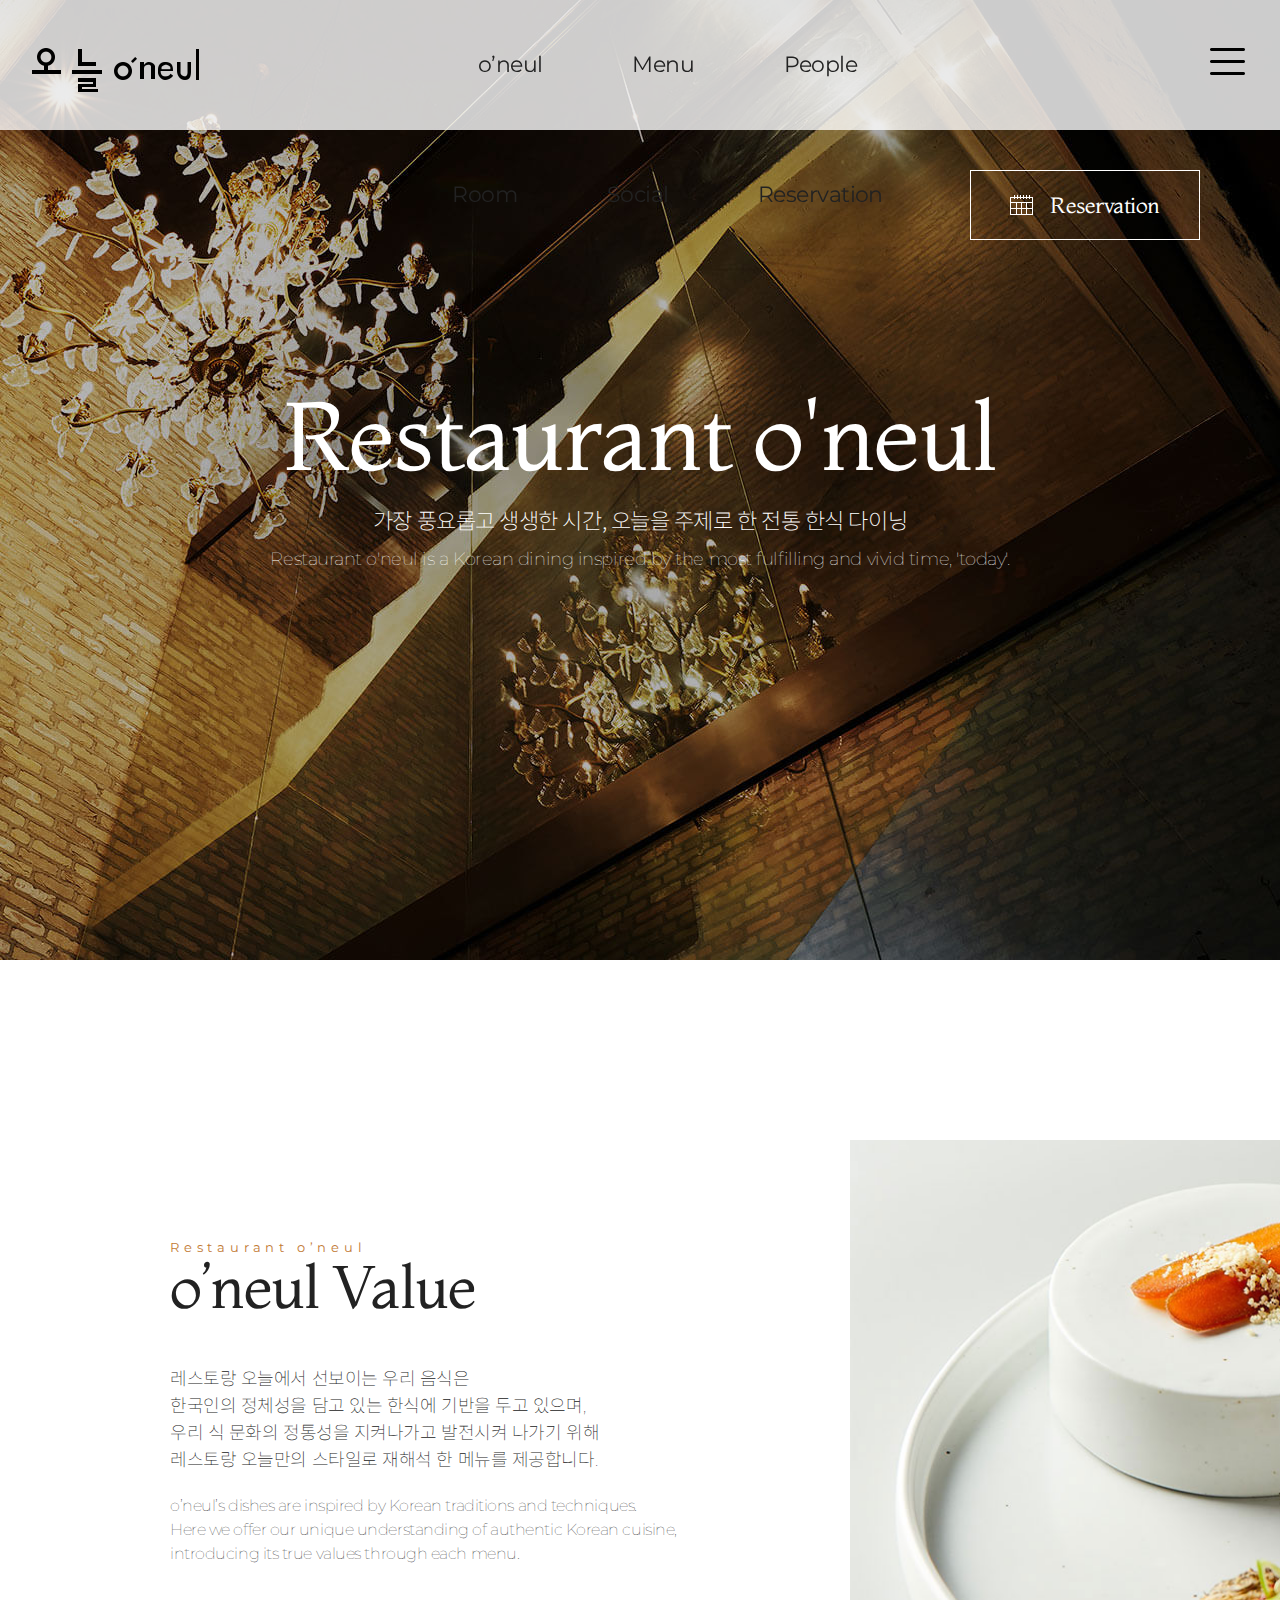
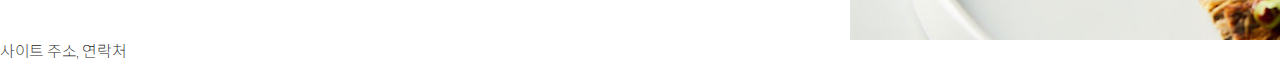
<file: index.html>
<!DOCTYPE html>
<html lang="en">
<head>
    <meta charset="UTF-8">
    <meta name="viewport" content="width=device-width, initial-scale=1.0">
    <title>레스토랑 오늘</title>
    <link href="https://fonts.googleapis.com/css2?family=Montserrat:wght@200;300;400;500&family=Noto+Sans+KR:wght@200;300;400&family=Montaga&display=swap" rel="stylesheet">
    <style>
        * { margin: 0; padding: 0; box-sizing: border-box;}
        body { font-family: 'Montserrat', 'Noto Sans KR'; font-size: 16px; line-height: 1.5; color: rgb(34,34,34); font-weight: 200; letter-spacing: -0.45px;}
        a { text-decoration: none;}
        a:hover { color:rgb(194,122,52);}
        div { background-position: center center; background-repeat: no-repeat; background-size: cover;}
        h1 { font-family: 'Montaga'; font-size: 96px; font-weight: 400; line-height: 1; letter-spacing: -1.92px; }
        h2 { font-family: 'Montaga', serif; font-size: 60px; font-weight: 400;  line-height: 1;  letter-spacing: -1.5px;}
        h3 {  font-family:'Noto Sans KR'; font-size: 22px; font-weight: 200; }
        h4 { font-family: 'Montaga'; font-size: 22px; font-weight: 400; }
        h5 { font-family:  'Montserrat'; letter-spacing: 4.8px; line-height: 1.2; color: rgb(194, 122, 52); font-weight: 400;}
        p { font-size: 18px; font-weight: 100; }

        .margin_b_50 { margin: 0 0 50px;}
        .margin_b_20 { margin: 0 0 20px;}
        .margin_b_10 { margin: 0 0 10px;}

        .fs_16 { font-size: 16px;}
        .fs_20 { font-size: 20px;}
        .fs_22 { font-size: 22px;}

        /* -header- */
        .gnb_wrap{position: fixed; z-index: 10000; width: 100%; height: 130px ; display: flex; justify-content: space-between; align-items: center; background-color: rgb(255,255,255,0.8); padding: 0 2.5%;}
        .gnb_logo img{ width: 170px;}
        .gnb_menu { width: 100%; height: 100%; padding: 0 170px; text-align: center;}
        .gnb_menu_a{ padding: 48px 43px;;font-size: 22px; line-height: 130px; font-weight: 400; letter-spacing: -0.55px; color: rgb(34,34,34);}
        /*메뉴 a크기 먼저 적용 후 gnb_wrap에 flex 적용하면 각 박스 크기 정하기 편함 */
        .gnb_menu_a:hover { color: #c27a34;;}
        .gnb_hiddenmenu { width: 170px; text-align: right;}

        /* -hero- */
        .hero_wrap { position: relative; width: 100%; height: 960px; display: flex; justify-content: center; align-items: center; background-image: url(img/visual01.jpg);}
        .hero_title { text-align: center; color: white;}
        .hero_reservation { position: absolute; width: 230px; height: 70px; display: flex; justify-content: center; align-items: center; top: 170px; right: 80px; border: 1px solid white; color: white;}
        
        .hero_reservation_img { }
        .hero_reservation_a { margin: 0 0 0 17px; color: white;}

        /* -main info- */
        .main_info_wrap { width: 1700px; height: 680px; margin: 0 auto; padding: 180px 0 0 0; display: flex;justify-content: center; align-items: flex-end;}
        .main_info { width: 50%; height: 500px; padding: 100px 0 0 10%;}
        .main_info_img { width: 50%; height: 500px; background-image: url(img/mi_img01.jpg);}

    </style>
</head>
<body>
    <header>

        <!-- 데스크탑 화면 GNB -->
        <div class="gnb_wrap">

            <!-- gnb 로고 부분 -->
            <h1 class="gnb_logo"><a href="https://www.restaurantoneul.com/"><img src="img/logo.png" alt="레스토랑 로고"></a></h1>

            <!-- gnb 메뉴 부분 -->
            <div class="gnb_menu">
                <a href="#" class="gnb_menu_a">o’neul</a>
                <a href="#" class="gnb_menu_a">Menu</a>
                <a href="#" class="gnb_menu_a">People</a>
                <a href="#" class="gnb_menu_a">Room</a>
                <a href="#" class="gnb_menu_a">Social</a>
                <a href="#" class="gnb_menu_a">Reservation</a>
            </div>

            <!-- gnb 히든 메뉴 부분 -->
            <div class="gnb_hiddenmenu"><img src="img/icon_menu.png" class="gnb_hiddenmenu_btn" alt="히든 메뉴 버튼"></div>
        </div>
    </header>

    <main>
        <!-- hero -->
        <div class="hero_wrap">
            <!-- hero title -->
            <div class="hero_title">
                <h1 class="margin_b_20">Restaurant o'neul</h1>
                <h3 class="margin_b_10">가장 풍요롭고 생생한 시간, 오늘을 주제로 한 전통 한식 다이닝</h3>
                <p>Restaurant o'neul is a Korean dining inspired by the most fulfilling and vivid time, 'today'.</p>
            </div>
            <!-- hero reservation -->
            <div class="hero_reservation">
                <img src="img/icon_reservation.png"alt="예약달력" class="hero_reservation_img">
                <a href="#" class="hero_reservation_a"><h4>Reservation</h4></a>
            </div>
        </div>



        <!-- main info -->
        <div class="main_info_wrap">
            <div class="main_info">
                <div class="main_info_text">
                    <h5>Restaurant o’neul</h5>
                    <h2 class="margin_b_50">o’neul Value</h2>
                    <p class="margin_b_20">
                        레스토랑 오늘에서 선보이는 우리 음식은<br>
                        한국인의 정체성을 담고 있는 한식에 기반을 두고 있으며,<br>
                        우리 식 문화의 정통성을 지켜나가고 발전시켜 나가기 위해<br>
                        레스토랑 오늘만의 스타일로 재해석 한 메뉴를 제공합니다.
                    </p>
                    <p class="fs_16">
                        o’neul’s dishes are inspired by Korean traditions and techniques.<br>
                        Here we offer our unique understanding of authentic Korean cuisine,<br>
                        introducing its true values through each menu.
                    </p>
                </div>
            </div>
            <div class="main_info_img"></div>
        </div>
    </main>
    <footer>사이트 주소, 연락처</footer>
    
</body>
</html>
</file>
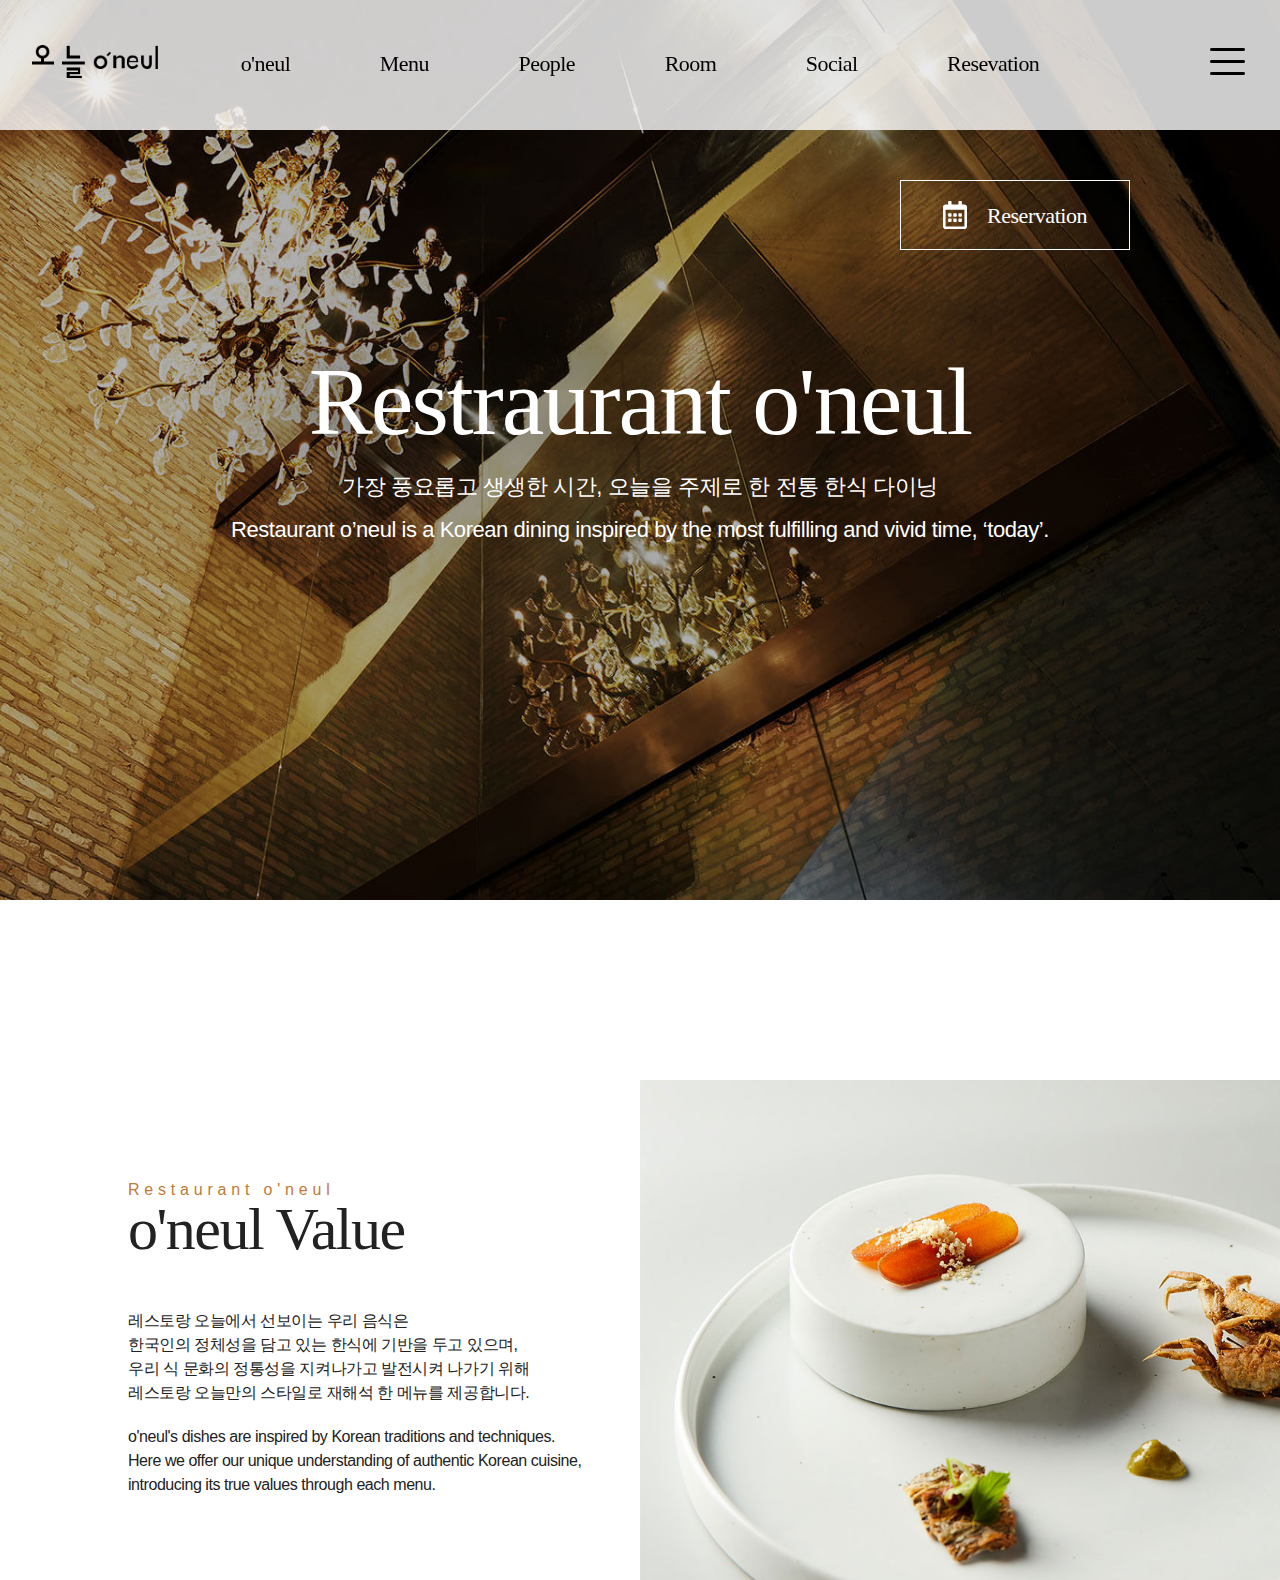
<file: vom0112.html>
<!DOCTYPE html>
<html lang="en">
<head>
   <meta charset="UTF-8">
   <meta name="viewport" content="width=device-width, initial-scale=1.0">
   <title>레스토랑 오늘</title>

   <style>

      * { margin: 0; padding: 0; box-sizing: border-box; }

      body { font-family: 'Montserrat'; font-size: 16px; line-height: 1.5; color:rgb(34,34,34); font-weight: 200; letter-spacing: -0.45px; } 

      a { text-decoration: none;}
      a:hover { color:rgb(194,122,52);}

      h1 { font-family: 'Montaga', serif; font-size: 96px; font-weight: 400;  letter-spacing: -1.92px; line-height: 1; color:white; }

      h2 { font-family: 'Montaga', serif; font-size: 60px; font-weight: 400;  letter-spacing: -1.5px; line-height: 1; }

      h3 { font-family: 'Montserrat', 'Noto Sans KR', sans-serif; font-size: 22px; font-weight: 100; }

      h4 { font-family: 'Montaga'; font-size: 22px; font-weight: 100; }

      h5 { font-family: 'Montserrat', 'Noto Sans KR', sans-serif; letter-spacing: 4.8px; line-height:1.2; font-weight: 400; font-size: 16px;  }

      p { font-family: 'Montserrat', 'Noto Sans KR', sans-serif;  }

      div { background-size: cover; background-repeat: no-repeat; background-position: center center; }



      /* Header 부분 */

      .gnb_wrap { width:100%; height:130px; background-color:rgba(255,255,255,0.8); display: flex; justify-content: space-between; padding:0 2.5%; align-items: center; position: fixed; top:0px; left:0px; z-index: 10000;}
      
      .gnb_menu_a { padding: 0 43px; height: 100%; font-family: 'Montserrat'; font-size: 22px; letter-spacing: -0.55px; color:black; line-height: 22px; font-weight: 400;}
      
      .gnb_logo_img { width: 127.5px;}
      .gnb_hiddenmenu {width: 127.5px; text-align: right;}

      /* Hero 부분 */

      .hero_wrap { width: 100%; height: 100vh; background-image: url(img/visual01.jpg); display: flex; justify-content: center; align-items: center;
      position: relative;}
      .hero_title { text-align: center; color:white;}

      .margin_b_10 { margin-bottom: 10px;}
      .margin_b_20 { margin-bottom: 20px;}
      .margin_b_50 { margin-bottom: 50px;}


      .fs_18 { font-size: 18px;}
      .fs_20 { font-size: 20px;}
      .fs_22 { font-size: 22px;}

      .c_point {color:rgb(194,122,52); }

      .hero_reservation { width: 230px; height:70px; border:1px solid white; color:white; display: flex; 
      justify-content: center; align-items: center;
      position: absolute; top:180px; right:150px;}
      .hero_reservation_img { width: 24px; margin: 0 20px 0 0; color:white; fill:white;}
      .hero_reservation_a {color:white;}

      /* Main Info CSS */

      .main_info_wrap { width: 100%; height:680px; padding:180px 0 0 0;
      display: flex; justify-content: center;}
      .main_info { width: 1700px; height: 500px; display: flex;}
      .main_info_text { width: 50%; height: 100%; padding:100px 0 0 10%; }
      .main_info_img { width: 50%; height: 100%; background-image: url(img/mi_img01.jpg); }


   </style>

</head>
<body>
   <header>

      <!-- 데스크탑 화면 GNB -->
      <div class="gnb_wrap">

         <!-- gnb 메뉴 부분 -->
         <div class="gnb_logo"> 
            <img src="img/logo.png" alt="레스토랑 오늘 로고" class="gnb_logo_img">
         </div>

         <!-- gnb 메뉴 부분 -->
         <div class="gnb_menu"> 
            <a href="#" class="gnb_menu_a">o'neul</a>
            <a href="#" class="gnb_menu_a">Menu</a>
            <a href="#" class="gnb_menu_a">People</a>
            <a href="#" class="gnb_menu_a">Room</a>
            <a href="#" class="gnb_menu_a">Social</a>
            <a href="#" class="gnb_menu_a">Resevation</a>
         </div>

         <!-- gnb 히든 메뉴 부분 -->
         <div class="gnb_hiddenmenu">
            <img src="img/icon_menu.png" class="gnb_hiddenmenu_btn" alt="히든 메뉴 버튼">
         </div>
      </div>



   </header>

   <main>

      <!-- Hero -->
      <div class="hero_wrap">

         <!-- Hero 타이틀 부분 -->
         <div class="hero_title">
            <h1 class="margin_b_20">Restraurant o'neul</h1>
            <h3 class="margin_b_10">가장 풍요롭고 생생한 시간, 오늘을 주제로 한 전통 한식 다이닝</h3>
            <p class="fs_22">Restaurant o’neul is a Korean dining inspired by the most fulfilling and vivid time, ‘today’.</p>
         </div>
         <!-- Hero 예약 부분 -->
         <div class="hero_reservation">
               <img src="img/calendar-alt-regular.svg" class="hero_reservation_img">
               <h4><a href="#" class="hero_reservation_a">Reservation</a></h4>
         </div>
      </div>

      <!-- Main_Info -->

      <div class="main_info_wrap">
         <div class="main_info">
            <div class="main_info_text">
                  <h5 class="c_point">Restaurant o'neul</h5>
                  <h2 class="margin_b_50">o'neul Value</h2>
                  <p class="margin_b_20">레스토랑 오늘에서 선보이는 우리 음식은<br>
                  한국인의 정체성을 담고 있는 한식에 기반을 두고 있으며,<br>
                  우리 식 문화의 정통성을 지켜나가고 발전시켜 나가기 위해<br>
                  레스토랑 오늘만의 스타일로 재해석 한 메뉴를 제공합니다.</p>
                  <p>o'neul's dishes are inspired by Korean traditions and techniques.<br>
                     Here we offer our unique understanding of authentic Korean cuisine,<br>
                     introducing its true values through each menu.            
                  </p> 
            </div>
            <div class="main_info_img">
            </div>
         </div>
      </div>



   </main>


   <!-- <footer>사이트 주소, 연락처</footer> -->
</body>
</html>
</file>
